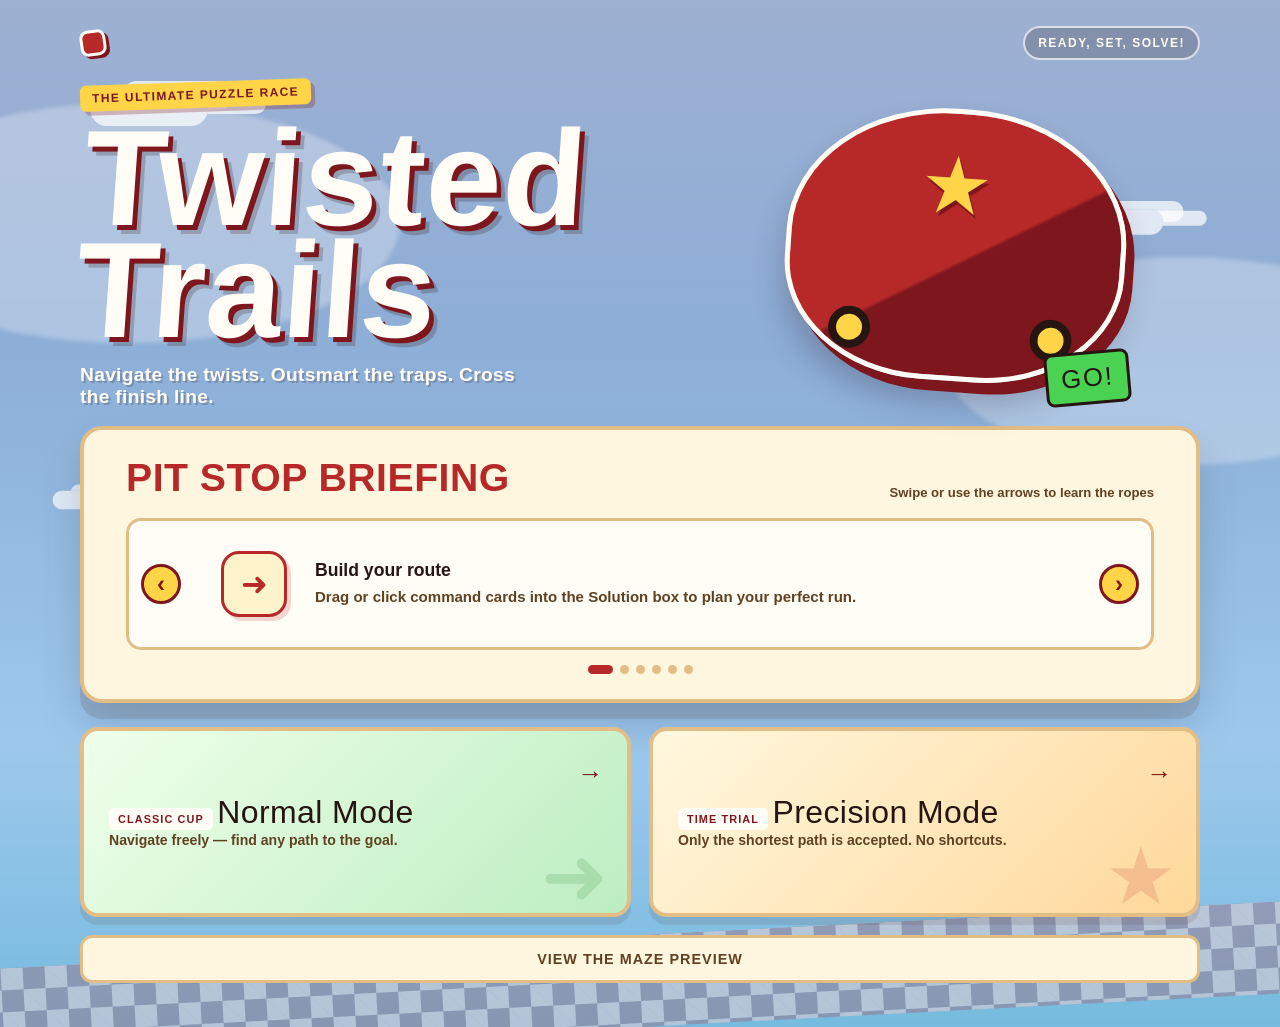
<file: index.html>
<!DOCTYPE html>
<html lang="en">
<head>
  <meta charset="utf-8" />
  <meta name="viewport" content="width=device-width, initial-scale=1" />
  <title>Twisted Trails — Maze Kart</title>
  <meta name="description" content="Choose your race and conquer the Twisted Trails maze." />
  <style>
    :root {
      --sky: #7e97c4;
      --sky-bright: #9dc8ec;
      --red: #b72828;
      --red-dark: #7e171d;
      --green: #4ad253;
      --green-dark: #267a2d;
      --yellow: #ffd447;
      --cream: #fff6e0;
      --cream-light: #fffdf6;
      --ink: #271512;
      --muted: #604121;
      --border: #e2bd85;
      --shadow: 0 16px 0 rgba(78, 42, 27, 0.14), 0 24px 40px rgba(48, 69, 104, 0.22);
    }

    * { box-sizing: border-box; margin: 0; padding: 0; }

    html { min-height: 100%; }

    body {
      min-height: 100vh;
      overflow-x: hidden;
      color: var(--ink);
      font-family: "Trebuchet MS", "Segoe UI", sans-serif;
      background:
        linear-gradient(180deg, rgba(255,255,255,.25), transparent 35%),
        linear-gradient(180deg, var(--sky) 0%, var(--sky-bright) 72%, #76bbdf 100%);
    }

    button { font: inherit; }

    .world {
      position: relative;
      min-height: 100vh;
      overflow: hidden;
      isolation: isolate;
    }

    .world::before,
    .world::after {
      content: "";
      position: absolute;
      z-index: -1;
      border-radius: 50%;
      background: rgba(255,255,255,.28);
      filter: blur(2px);
    }

    .world::before { width: 34rem; height: 15rem; top: 10%; left: -9rem; }
    .world::after { width: 30rem; height: 13rem; top: 25%; right: -9rem; }

    .checker-strip {
      position: absolute;
      z-index: -1;
      bottom: 0;
      left: -5%;
      width: 110%;
      height: 92px;
      transform: rotate(-3deg);
      background:
        linear-gradient(45deg, rgba(255,255,255,.55) 25%, transparent 25%, transparent 75%, rgba(255,255,255,.55) 75%),
        linear-gradient(45deg, rgba(255,255,255,.55) 25%, transparent 25%, transparent 75%, rgba(255,255,255,.55) 75%);
      background-position: 0 0, 22px 22px;
      background-size: 44px 44px;
      background-color: rgba(183,40,40,.35);
      opacity: .7;
    }

    .cloud {
      position: absolute;
      z-index: -1;
      width: 118px;
      height: 34px;
      border-radius: 30px;
      background: rgba(255,255,255,.72);
      box-shadow: 30px -14px 0 -3px rgba(255,255,255,.72), 65px -5px 0 -7px rgba(255,255,255,.72);
      animation: drift 20s linear infinite;
    }

    .cloud.one { top: 9%; left: 7%; }
    .cloud.two { top: 20%; right: 8%; transform: scale(.75); animation-delay: -8s; }
    .cloud.three { top: 47%; left: 2%; transform: scale(.55); animation-delay: -13s; }

    @keyframes drift {
      from { translate: -20px; }
      to { translate: 35px; }
    }

    .shell {
      width: min(1120px, calc(100% - 32px));
      margin: 0 auto;
      padding: 26px 0 44px;
    }

    .topbar {
      display: flex;
      align-items: center;
      justify-content: space-between;
      margin-bottom: 22px;
      color: var(--cream-light);
      text-transform: uppercase;
      letter-spacing: 1.5px;
      font-size: 12px;
      font-weight: 900;
    }

    .brand-mark { display: flex; align-items: center; gap: 10px; }

    .brand-dot {
      width: 26px;
      height: 26px;
      border: 3px solid var(--cream-light);
      border-radius: 8px;
      background: var(--red);
      box-shadow: 3px 3px 0 var(--red-dark);
      transform: rotate(-8deg);
    }

    .top-chip {
      padding: 8px 13px;
      border: 2px solid rgba(255,255,255,.7);
      border-radius: 99px;
      background: rgba(39,21,18,.2);
    }

    .hero {
      display: grid;
      grid-template-columns: 1.1fr .9fr;
      align-items: center;
      gap: 36px;
      min-height: 245px;
      margin-bottom: 18px;
    }

    .eyebrow {
      display: inline-block;
      padding: 6px 12px;
      border-radius: 6px;
      background: var(--yellow);
      color: var(--red-dark);
      font-size: 12px;
      font-weight: 900;
      letter-spacing: 1.4px;
      text-transform: uppercase;
      box-shadow: 4px 4px 0 rgba(126,23,29,.28);
      transform: rotate(-2deg);
    }

    h1 {
      margin-top: 15px;
      color: var(--cream-light);
      font-family: Impact, Haettenschweiler, "Arial Narrow Bold", sans-serif;
      font-size: clamp(4rem, 11vw, 8.5rem);
      font-weight: 900;
      letter-spacing: 1px;
      line-height: .82;
      text-shadow: 5px 5px 0 var(--red-dark), 9px 9px 0 rgba(39,21,18,.22);
      transform: skew(-4deg);
    }

    .tagline {
      max-width: 470px;
      margin-top: 18px;
      color: var(--cream-light);
      font-size: clamp(1rem, 2vw, 1.2rem);
      font-weight: 800;
      letter-spacing: .3px;
      text-shadow: 2px 2px 0 rgba(39,21,18,.22);
    }

    .kart-badge {
      position: relative;
      justify-self: center;
      width: min(100%, 340px);
      aspect-ratio: 1.25;
      border: 5px solid var(--cream-light);
      border-radius: 48% 48% 42% 42%;
      background: linear-gradient(150deg, var(--red) 0 54%, var(--red-dark) 55%);
      box-shadow: 9px 11px 0 var(--red-dark), 0 22px 30px rgba(52,38,61,.28);
      transform: rotate(4deg);
    }

    .kart-badge::before {
      content: "★";
      position: absolute;
      top: 10%;
      left: 38%;
      color: var(--yellow);
      font-size: clamp(3rem, 8vw, 5rem);
      text-shadow: 3px 3px 0 var(--red-dark);
    }

    .kart-badge::after {
      content: "GO!";
      position: absolute;
      right: -18px;
      bottom: -19px;
      padding: 9px 13px;
      border: 3px solid var(--ink);
      border-radius: 8px;
      background: var(--green);
      color: var(--ink);
      font-family: Impact, sans-serif;
      font-size: 1.6rem;
      letter-spacing: 2px;
      transform: rotate(-9deg);
    }

    .wheel {
      position: absolute;
      bottom: 8%;
      width: 42px;
      height: 42px;
      border: 8px solid var(--ink);
      border-radius: 50%;
      background: var(--yellow);
    }

    .wheel.left { left: 13%; }
    .wheel.right { right: 13%; }

    .panel {
      border: 4px solid var(--border);
      border-radius: 22px;
      background: var(--cream);
      box-shadow: var(--shadow);
    }

    .instructions {
      padding: 26px clamp(18px, 4vw, 42px) 25px;
    }

    .section-heading {
      display: flex;
      align-items: end;
      justify-content: space-between;
      gap: 18px;
      margin-bottom: 18px;
    }

    .section-heading h2 {
      color: var(--red);
      font-family: Impact, Haettenschweiler, sans-serif;
      font-size: clamp(1.7rem, 4vw, 2.45rem);
      letter-spacing: .5px;
      text-transform: uppercase;
    }

    .section-heading p {
      color: var(--muted);
      font-size: .82rem;
      font-weight: 800;
      text-align: right;
    }

    .slider-window {
      position: relative;
      overflow: hidden;
      border: 3px solid var(--border);
      border-radius: 15px;
      background: var(--cream-light);
      touch-action: pan-y;
    }

    .slides {
      display: flex;
      transition: transform .38s cubic-bezier(.22,.8,.25,1);
      will-change: transform;
    }

    .slide {
      display: grid;
      grid-template-columns: 74px 1fr;
      align-items: center;
      flex: 0 0 100%;
      min-height: 126px;
      gap: 20px;
      padding: 22px clamp(55px, 8vw, 92px);
    }

    .slide-icon {
      display: grid;
      place-items: center;
      width: 66px;
      height: 66px;
      border: 3px solid currentColor;
      border-radius: 18px;
      background: #fff3cc;
      color: var(--red);
      font-size: 2rem;
      box-shadow: 4px 4px 0 rgba(183,40,40,.18);
    }

    .slide h3 {
      margin-bottom: 5px;
      color: var(--ink);
      font-size: 1.1rem;
      font-weight: 900;
    }

    .slide p {
      color: var(--muted);
      font-size: .94rem;
      font-weight: 700;
      line-height: 1.45;
    }

    .slider-btn {
      position: absolute;
      z-index: 1;
      top: 50%;
      display: grid;
      place-items: center;
      width: 40px;
      height: 40px;
      border: 3px solid var(--red-dark);
      border-radius: 50%;
      background: var(--yellow);
      color: var(--red-dark);
      cursor: pointer;
      font-size: 1.5rem;
      font-weight: 900;
      line-height: 1;
      transform: translateY(-50%);
      transition: transform .18s ease, background .18s ease;
    }

    .slider-btn:hover,
    .slider-btn:focus-visible { background: #ffe486; transform: translateY(-50%) scale(1.08); }
    .slider-btn:focus-visible, .mode-card:focus-visible, .preview-btn:focus-visible { outline: 3px solid var(--green-dark); outline-offset: 3px; }
    .slider-btn.prev { left: 12px; }
    .slider-btn.next { right: 12px; }

    .slider-footer {
      display: flex;
      align-items: center;
      justify-content: center;
      gap: 7px;
      margin-top: 15px;
    }

    .dot {
      width: 9px;
      height: 9px;
      border: 0;
      border-radius: 50%;
      background: var(--border);
      cursor: pointer;
    }

    .dot.active { width: 25px; border-radius: 99px; background: var(--red); }

    .play-area {
      display: grid;
      grid-template-columns: 1fr 1fr;
      gap: 18px;
      margin-top: 24px;
    }

    .mode-card {
      position: relative;
      min-height: 190px;
      padding: 26px 25px;
      border: 4px solid var(--border);
      border-radius: 18px;
      color: var(--ink);
      text-align: left;
      cursor: pointer;
      overflow: hidden;
      box-shadow: 0 8px 0 rgba(78,42,27,.12);
      transition: transform .2s ease, box-shadow .2s ease, border-color .2s ease;
    }

    .mode-card::after {
      position: absolute;
      right: 19px;
      bottom: -10px;
      font-family: Impact, sans-serif;
      font-size: 5rem;
      opacity: .16;
    }

    .mode-card.normal { background: linear-gradient(135deg, #efffea, #bceec1); }
    .mode-card.precision { background: linear-gradient(135deg, #fff8df, #ffd89a); }
    .mode-card.normal::after { content: "➜"; color: var(--green-dark); }
    .mode-card.precision::after { content: "★"; color: var(--red); }
    .mode-card:hover { border-color: var(--red); transform: translateY(-5px); box-shadow: 0 13px 0 rgba(78,42,27,.13); }
    .mode-card:active { transform: translateY(-1px); }

    .mode-badge {
      display: inline-block;
      padding: 5px 9px;
      border-radius: 5px;
      background: var(--cream-light);
      color: var(--red-dark);
      font-size: .68rem;
      font-weight: 900;
      letter-spacing: 1.1px;
      text-transform: uppercase;
    }

    .mode-title {
      margin: 14px 0 6px;
      font-family: Impact, Haettenschweiler, sans-serif;
      font-size: clamp(1.55rem, 3vw, 2rem);
      letter-spacing: .4px;
    }

    .mode-desc { max-width: 270px; color: var(--muted); font-size: .88rem; font-weight: 700; line-height: 1.4; }
    .mode-arrow { position: absolute; right: 24px; top: 28px; color: var(--red-dark); font-size: 1.6rem; font-weight: 900; }

    .preview-btn {
      display: block;
      width: 100%;
      margin-top: 18px;
      padding: 13px;
      border: 3px solid var(--border);
      border-radius: 12px;
      background: var(--cream);
      color: var(--muted);
      cursor: pointer;
      font-size: .9rem;
      font-weight: 900;
      text-transform: uppercase;
      letter-spacing: 1px;
      transition: background .2s ease, border-color .2s ease;
    }

    .preview-btn:hover { border-color: var(--red); background: var(--cream-light); }

    .preview-overlay {
      position: fixed;
      inset: 0;
      z-index: 10;
      display: none;
      align-items: center;
      justify-content: center;
      padding: 20px;
      background: rgba(39,21,18,.6);
    }

    .preview-overlay.visible { display: flex; }

    .preview-modal {
      position: relative;
      width: min(680px, 100%);
      padding: 14px;
      border: 4px solid var(--border);
      border-radius: 18px;
      background: var(--cream);
      box-shadow: var(--shadow);
    }

    .preview-modal img { display: block; width: 100%; border: 3px solid var(--border); border-radius: 10px; }

    .preview-close {
      position: absolute;
      z-index: 1;
      top: -15px;
      right: -15px;
      width: 34px;
      height: 34px;
      border: 3px solid var(--red-dark);
      border-radius: 50%;
      background: var(--yellow);
      color: var(--red-dark);
      cursor: pointer;
      font-weight: 900;
    }

    @media (max-width: 700px) {
      .shell { width: min(100% - 22px, 560px); padding-top: 17px; }
      .topbar { margin-bottom: 12px; }
      .hero { grid-template-columns: 1fr; gap: 25px; min-height: auto; text-align: center; }
      .tagline { margin-inline: auto; }
      .kart-badge { width: min(62vw, 260px); }
      .section-heading { align-items: start; flex-direction: column; gap: 5px; }
      .section-heading p { text-align: left; }
      .slide { grid-template-columns: 54px 1fr; gap: 14px; min-height: 155px; padding: 20px 52px; }
      .slide-icon { width: 52px; height: 52px; font-size: 1.5rem; border-radius: 14px; }
      .play-area { grid-template-columns: 1fr; }
      .mode-card { min-height: 155px; }
    }

    @media (max-width: 390px) {
      .top-chip { display: none; }
      h1 { font-size: 3.8rem; }
      .instructions { padding-inline: 12px; }
      .slide { padding-inline: 45px; }
      .slider-btn.prev { left: 6px; }
      .slider-btn.next { right: 6px; }
    }

    @media (prefers-reduced-motion: reduce) {
      *, *::before, *::after { animation-duration: .01ms !important; transition-duration: .01ms !important; }
    }
  </style>
</head>

<body>
  <div class="world">
    <div class="cloud one" aria-hidden="true"></div>
    <div class="cloud two" aria-hidden="true"></div>
    <div class="cloud three" aria-hidden="true"></div>
    <div class="checker-strip" aria-hidden="true"></div>

    <main class="shell">
      <header class="topbar">
        <div class="brand-mark"><span class="brand-dot" aria-hidden="true"></span></div>
        <span class="top-chip">Ready, set, solve!</span>
      </header>

      <section class="hero" aria-labelledby="page-title">
        <div>
          <span class="eyebrow">The ultimate puzzle race</span>
          <h1 id="page-title">Twisted<br />Trails</h1>
          <p class="tagline">Navigate the twists. Outsmart the traps. Cross the finish line.</p>
        </div>
        <div class="kart-badge" aria-hidden="true">
          <span class="wheel left"></span>
          <span class="wheel right"></span>
        </div>
      </section>

      <section class="panel instructions" aria-labelledby="instructions-title">
        <div class="section-heading">
          <h2 id="instructions-title">Pit stop briefing</h2>
          <p>Swipe or use the arrows to learn the ropes</p>
        </div>

        <div class="slider-window" id="sliderWindow">
          <div class="slides" id="slides">
            <article class="slide">
              <div class="slide-icon" aria-hidden="true">➜</div>
              <div><h3>Build your route</h3><p>Drag or click command cards into the Solution box to plan your perfect run.</p></div>
            </article>
            <article class="slide">
              <div class="slide-icon" aria-hidden="true">▶</div>
              <div><h3>Choose your moves</h3><p>Use Move, Turn Left, and Turn Right to guide your racer through the maze.</p></div>
            </article>
            <article class="slide">
              <div class="slide-icon" aria-hidden="true">⏱</div>
              <div><h3>Race the clock</h3><p>Every level has a time limit, so think ahead and keep your momentum.</p></div>
            </article>
            <article class="slide">
              <div class="slide-icon" aria-hidden="true">✕</div>
              <div><h3>Dodge the walls</h3><p>A crash costs a chance. Lose all three and your race is over.</p></div>
            </article>
            <article class="slide">
              <div class="slide-icon" aria-hidden="true">★</div>
              <div><h3>Find the trophy</h3><p>Reach the trophy at the finish to complete the level and earn points.</p></div>
            </article>
            <article class="slide">
              <div class="slide-icon" aria-hidden="true">👁</div>
              <div><h3>Scout the track</h3><p>Open the maze preview before racing to study the layout and spot your route.</p></div>
            </article>
          </div>
          <button type="button" class="slider-btn prev" id="prevSlide" aria-label="Previous instruction">‹</button>
          <button type="button" class="slider-btn next" id="nextSlide" aria-label="Next instruction">›</button>
        </div>
        <div class="slider-footer" id="sliderDots" aria-label="Instruction slides"></div>
      </section>

      <section class="play-area" aria-label="Choose a game mode">
        <button type="button" class="mode-card normal" id="normalBtn">
          <span class="mode-badge">Classic cup</span>
          <span class="mode-title">Normal Mode</span><br>
          <span class="mode-desc">Navigate freely — find any path to the goal.</span>
          <span class="mode-arrow" aria-hidden="true">→</span>
        </button>
        <button type="button" class="mode-card precision" id="precisionBtn">
          <span class="mode-badge">Time trial</span>
          <span class="mode-title">Precision Mode</span><br>
          <span class="mode-desc">Only the shortest path is accepted. No shortcuts.</span>
          <span class="mode-arrow" aria-hidden="true">→</span>
        </button>
      </section>

      <button type="button" class="preview-btn" id="previewBtn">View the maze preview</button>
    </main>
  </div>

  <div class="preview-overlay" id="previewOverlay" role="dialog" aria-modal="true" aria-label="Maze preview">
    <div class="preview-modal">
      <button type="button" class="preview-close" id="previewClose" aria-label="Close preview">✕</button>
      <img src="photos/maze_preview.png" alt="Maze game preview showing the puzzle grid layout" width="600" height="400" />
    </div>
  </div>

  <script>
    document.getElementById("normalBtn").addEventListener("click", () => {
      window.location.href = "game_M.html";
    });

    document.getElementById("precisionBtn").addEventListener("click", () => {
      window.location.href = "game.html";
    });

    const slides = document.getElementById("slides");
    const sliderWindow = document.getElementById("sliderWindow");
    const dots = document.getElementById("sliderDots");
    const slideCount = slides.children.length;
    let currentSlide = 0;
    let touchStartX = 0;

    for (let index = 0; index < slideCount; index += 1) {
      const dot = document.createElement("button");
      dot.type = "button";
      dot.className = "dot";
      dot.setAttribute("aria-label", `Show instruction ${index + 1}`);
      dot.addEventListener("click", () => showSlide(index));
      dots.appendChild(dot);
    }

    function showSlide(index) {
      currentSlide = (index + slideCount) % slideCount;
      slides.style.transform = `translateX(-${currentSlide * 100}%)`;
      Array.from(dots.children).forEach((dot, dotIndex) => {
        dot.classList.toggle("active", dotIndex === currentSlide);
        dot.setAttribute("aria-current", dotIndex === currentSlide ? "true" : "false");
      });
    }

    document.getElementById("prevSlide").addEventListener("click", () => showSlide(currentSlide - 1));
    document.getElementById("nextSlide").addEventListener("click", () => showSlide(currentSlide + 1));
    sliderWindow.addEventListener("touchstart", (event) => {
      touchStartX = event.changedTouches[0].screenX;
    }, { passive: true });
    sliderWindow.addEventListener("touchend", (event) => {
      const distance = event.changedTouches[0].screenX - touchStartX;
      if (Math.abs(distance) > 45) showSlide(currentSlide + (distance < 0 ? 1 : -1));
    }, { passive: true });
    showSlide(0);

    const overlay = document.getElementById("previewOverlay");
    document.getElementById("previewBtn").addEventListener("click", () => overlay.classList.add("visible"));
    document.getElementById("previewClose").addEventListener("click", () => overlay.classList.remove("visible"));
    overlay.addEventListener("click", (event) => {
      if (event.target === overlay) overlay.classList.remove("visible");
    });
    document.addEventListener("keydown", (event) => {
      if (event.key === "Escape") overlay.classList.remove("visible");
      if (event.key === "ArrowLeft") showSlide(currentSlide - 1);
      if (event.key === "ArrowRight") showSlide(currentSlide + 1);
    });
  </script>
</body>
</html>
</file>
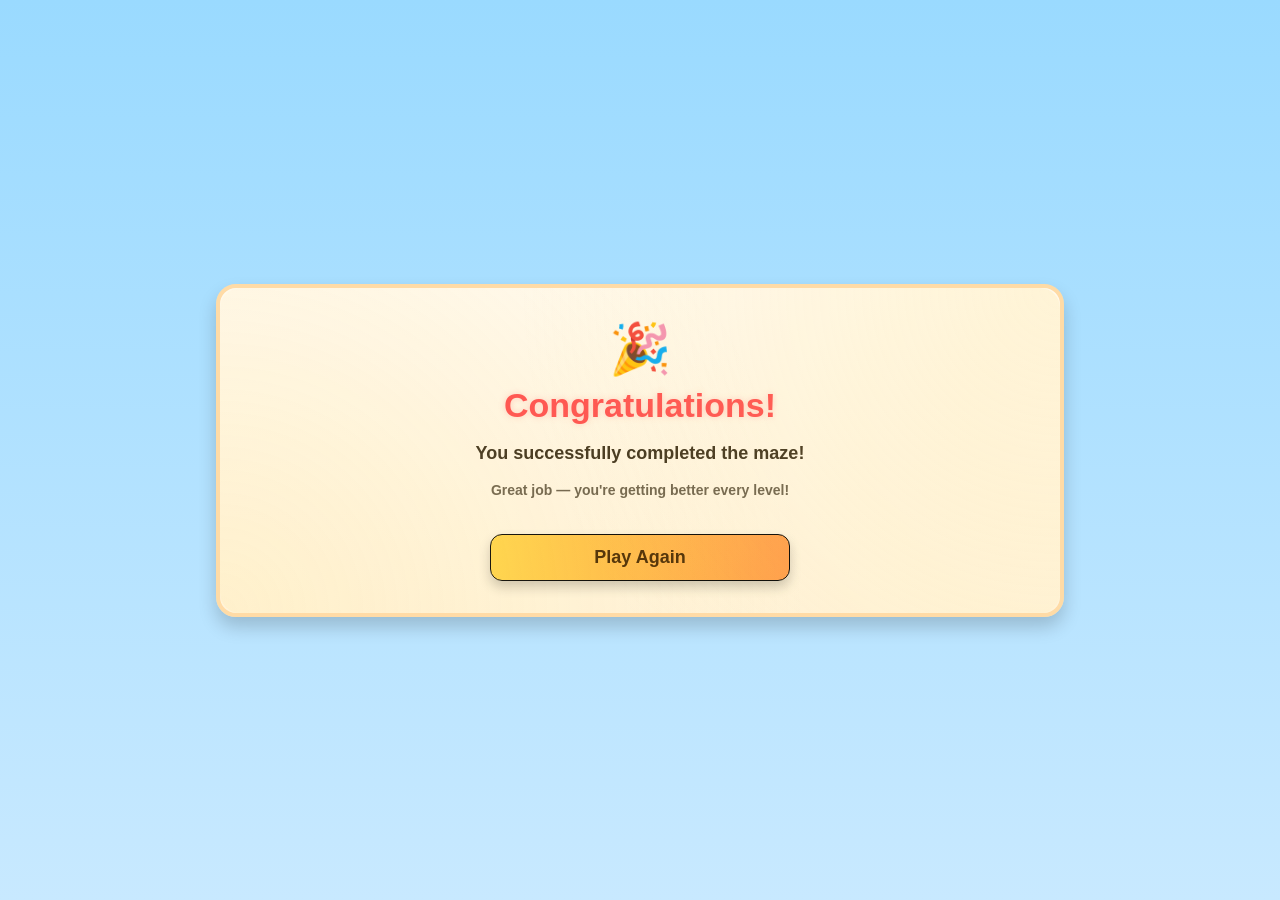
<file: congrats_M.html>
<!DOCTYPE html>
<html lang="en">
<head>
<meta charset="UTF-8">
<meta name="viewport" content="width=device-width, initial-scale=1.0">
<title>Congratulations!</title>

<style>
:root{
  --sky-blue:#9adaff;
  --sky-light:#c8e9ff;
  --mario-red:#ff4d4d;
  --panel-light:#fff8e8;
  --panel-border:#ffdba6;
  --text-dark:#3c2f19;
}

html,body{
  margin:0;
  height:100vh;
  width:100vw;
  overflow:hidden;
  font-family:Arial, Helvetica, sans-serif;
  background:linear-gradient(180deg,var(--sky-blue),var(--sky-light));
  display:flex;
  justify-content:center;
  align-items:center;
}

.box{
  width:88%;
  max-width:780px;
  background:linear-gradient(180deg,#fff9ec,#fff3d9);
  border:4px solid var(--panel-border);
  border-radius:20px;
  padding:32px 30px;
  box-shadow:0 10px 18px rgba(0,0,0,0.18);
  text-align:center;
  animation:popIn 0.55s ease-out;
  position:relative;
}

.box::after{
  content:"";
  position:absolute;
  inset:0;
  border-radius:20px;
  background:radial-gradient(circle at top right, rgba(255,230,150,0.25), transparent 60%),
             radial-gradient(circle at bottom left, rgba(255,230,150,0.2), transparent 65%);
  pointer-events:none;
}

.emoji{
  font-size:50px;
  margin-bottom:8px;
  animation:pulse 1.4s infinite ease-in-out;
}

h1{
  font-size:34px;
  margin:0 0 10px 0;
  font-weight:900;
  color:var(--mario-red);
  text-shadow:0 0 6px rgba(255,120,120,0.35);
}

p{
  font-size:18px;
  color:var(--text-dark);
  font-weight:600;
}

.small{
  margin-top:6px;
  font-size:14px;
  opacity:0.75;
}

button{
  width:100%;
  max-width:300px;
  padding:12px;
  margin-top:22px;
  font-size:18px;
  font-weight:900;
  background:linear-gradient(90deg,#ffd447,#ff9c48);
  border:1px solid #000;
  border-radius:12px;
  cursor:pointer;
  color:#4a2a00;
  box-shadow:0 6px 12px rgba(0,0,0,0.2);
  transition:0.25s;
}

button:hover{
  transform:scale(1.06);
}

@keyframes popIn {
  from{ opacity:0; transform:scale(0.85); }
  to{ opacity:1; transform:scale(1); }
}

@keyframes pulse {
  0%{ transform:scale(1); opacity:1; }
  50%{ transform:scale(1.08); opacity:0.9; }
  100%{ transform:scale(1); opacity:1; }
}
</style>

</head>
<body>

<div class="box">
  <div class="emoji">🎉</div>
  <h1>Congratulations!</h1>
  <p>You successfully completed the maze!</p>
  <p class="small">Great job — you're getting better every level!</p>

  <button onclick="location.href='index.html'">Play Again</button>
</div>
<audio id="winSound" src="audio/game_win.wav"></audio>

<script>
  window.onload = () => {
    const s = document.getElementById("winSound");
    s.volume = 1.0;
    s.play().catch(()=>{});
  };
</script>
</body>
</html>
</file>
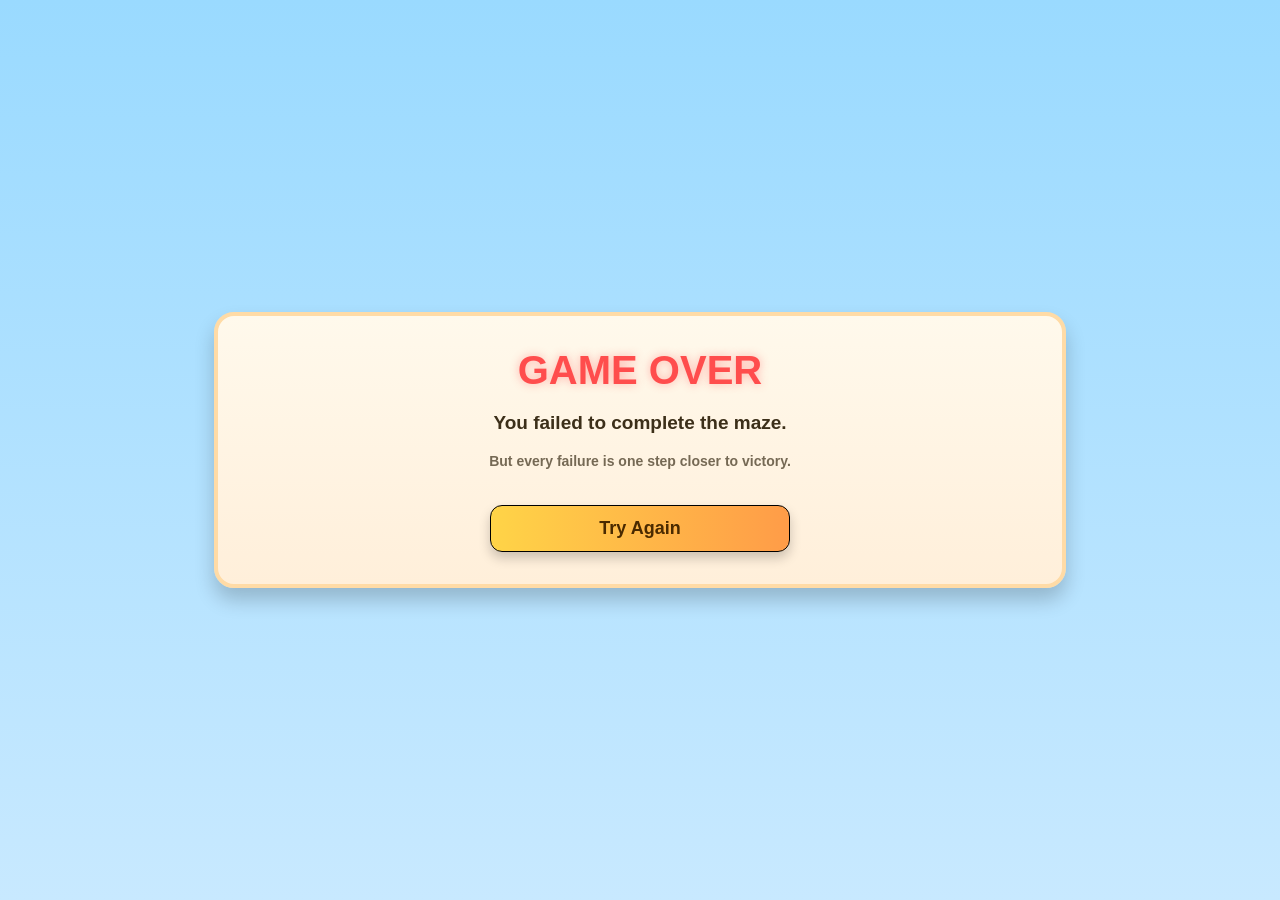
<file: failed_M.html>
<!DOCTYPE html>
<html lang="en">
<head>
    <meta charset="UTF-8">
    <meta name="viewport" content="width=device-width, initial-scale=1.0">
    <title>Failed</title>

<style>
:root{
  --sky-blue:#9adaff;
  --sky-light:#c8e9ff;
  --mario-red:#ff4d4d;
  --panel-light:#fff8e8;
  --panel-border:#ffdba6;
  --text-dark:#3c2f19;
}

html,body{
  margin:0;
  height:100vh;
  width:100vw;
  overflow:hidden;
  font-family:Arial, Helvetica, sans-serif;
  background:linear-gradient(180deg,var(--sky-blue),var(--sky-light));
  display:flex;
  justify-content:center;
  align-items:center;
}

.box{
  width:88%;
  max-width:780px;
  background:linear-gradient(180deg, #fff9ec, #ffefda);
  border:4px solid var(--panel-border);
  border-radius:20px;
  padding:32px 32px;
  box-shadow:0 12px 20px rgba(0,0,0,0.20);
  text-align:center;
  animation:popIn 0.55s ease-out;
}

h1{
  font-size:40px;
  margin:0 0 10px 0;
  font-weight:900;
  color:var(--mario-red);
  text-shadow:0 0 10px rgba(255,90,90,0.45);
  animation:softShake 0.45s ease-in-out;
}

p{
  font-size:19px;
  color:var(--text-dark);
  font-weight:600;
}

.small{
  margin-top:6px;
  font-size:14px;
  opacity:0.7;
  color:var(--text-dark);
}

button{
  width:100%;
  max-width:300px;
  padding:12px;
  margin-top:22px;
  font-size:18px;
  font-weight:900;
  background:linear-gradient(90deg,#ffd447,#ff9c48);
  border:1px solid #000;
  border-radius:12px;
  cursor:pointer;
  color:#4a2a00;
  box-shadow:0 6px 12px rgba(0,0,0,0.2);
  transition:0.25s;
}

button:hover{
  transform:scale(1.06);
}

@keyframes popIn {
  from{ opacity:0; transform:scale(0.85); }
  to{ opacity:1; transform:scale(1); }
}

@keyframes softShake {
  0%{ transform:translateX(0); }
  25%{ transform:translateX(-3px); }
  50%{ transform:translateX(3px); }
  75%{ transform:translateX(-2px); }
  100%{ transform:translateX(0); }
}
</style>

</head>
<body>

<div class="box">
    <h1>GAME OVER</h1>
    <p>You failed to complete the maze.</p>
    <p class="small">But every failure is one step closer to victory.</p>
    <button onclick="location.href='index.html'">Try Again</button>
</div>

<audio id="gameOver" src="audio/game_over.wav"></audio>

<script>
  window.onload = () => {
    const s = document.getElementById("gameOver");
    s.volume = 1.0;
    s.play().catch(()=>{});
  };
</script>
</body>
</html>
</file>
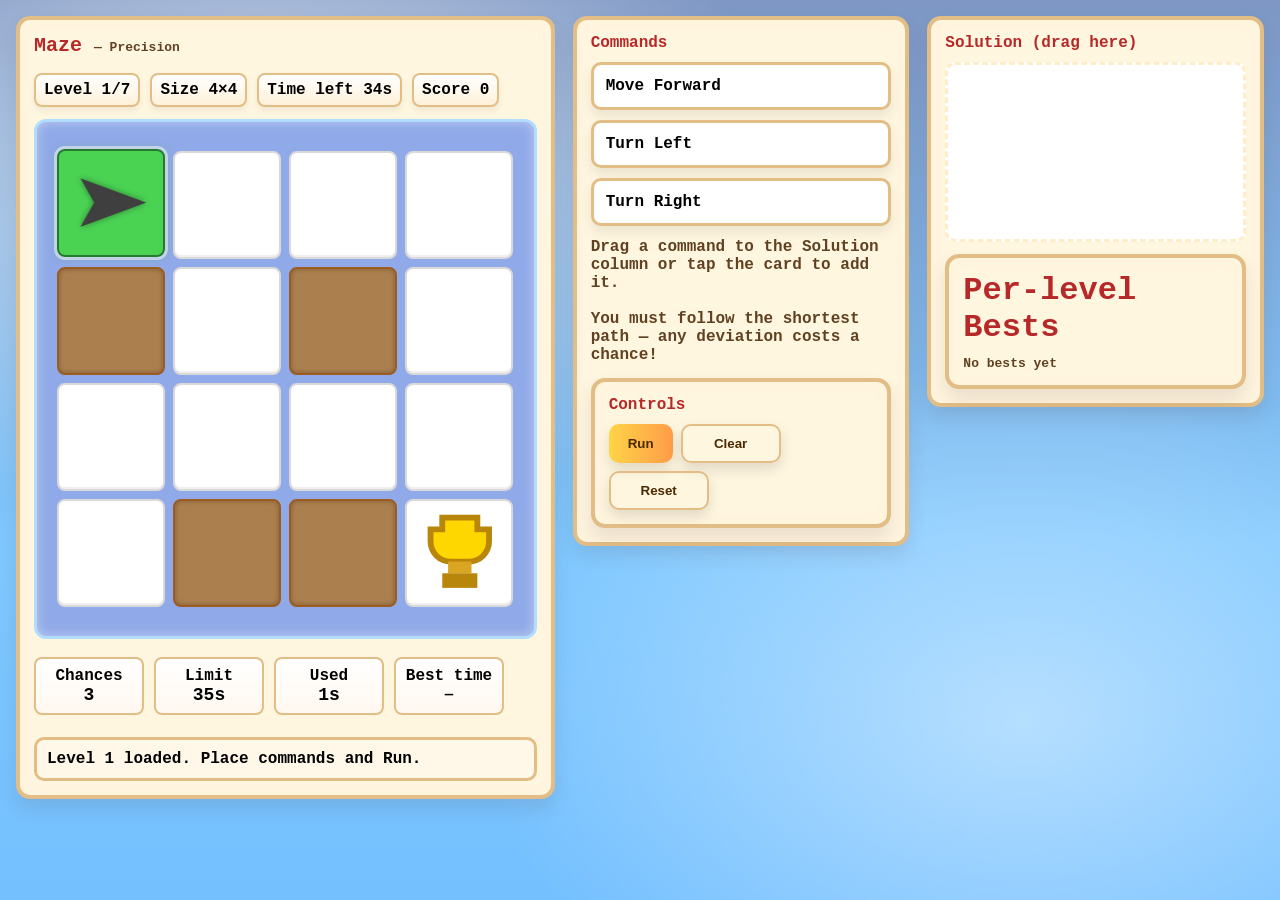
<file: game.html>
<!doctype html>
<html lang="en">
<head>
  <meta charset="utf-8" />
  <meta name="viewport" content="width=device-width,initial-scale=1" />
  <title>Twisted Trails — Precision Mode</title>
  <meta name="description" content="Play Twisted Trails in Precision Mode — only the shortest path is accepted. Follow the exact route or lose a chance!" />
  <link rel="stylesheet" href="css/game.css" />
</head>
<body>

<div class="container">
  <!-- Maze Column -->
  <div class="maze-col panel">
    <div class="title">Maze <span style="font-size:13px;color:var(--muted);font-weight:700;">— Precision</span></div>
    <div class="meta-row">
      <div class="badge">Level <span id="levelNumber">1</span>/7</div>
      <div class="badge">Size <span id="levelSize">3×3</span></div>
      <div class="badge">Time left <span id="timeLeft">--</span></div>
      <div class="badge">Score <span id="totalScore">0</span></div>
    </div>

    <div class="frame">
      <div id="grid"></div>
    </div>

    <div class="hud">
      <div class="small-panel">Chances<br><span id="chances" style="font-size:18px">3</span></div>
      <div class="small-panel">Limit<br><span id="levelLimit" style="font-size:18px">--</span></div>
      <div class="small-panel">Used<br><span id="levelUsed" style="font-size:18px">0s</span></div>
      <div class="small-panel">Best time<br><span id="bestTime" style="font-size:14px">—</span></div>
    </div>

    <div class="log" id="log" style="margin-top:10px">Welcome — place commands and press Run.</div>
  </div>

  <!-- Commands Column -->
  <div class="panel">
    <div class="heading">Commands</div>
    <div id="commandsWrap" class="commands-list">
      <div class="card" draggable="true" data-cmd="move">Move Forward</div>
      <div class="card" draggable="true" data-cmd="left">Turn Left</div>
      <div class="card" draggable="true" data-cmd="right">Turn Right</div>
    </div>

    <div style="margin-top:12px; font-size:medium;" class="small">
      Drag a command to the Solution column or tap the card to add it.<br/><br/>
      You must follow the <strong>shortest path</strong> — any deviation costs a chance!
    </div>

    <div style="margin-top:14px" class="panel" aria-hidden="true">
      <div class="heading">Controls</div>
      <div class="exec-row">
        <button id="runBtn" class="btn">Run</button>
        <button id="clearBtn" class="btn secondary">Clear</button>
        <button id="resetBtn" class="btn secondary">Reset</button>
        <button id="nextBtn" class="btn secondary" style="display:none">Next Level</button>
      </div>
    </div>
  </div>

  <!-- Solution Column -->
  <div class="panel">
    <div class="heading">Solution (drag here)</div>
    <div id="solution" class="solution-board"></div>
    <div class="small" style="margin-top:10px; font-size:medium;"></div>

    <div style="margin-top:12px; font-size:xx-large;" class="panel">
      <div class="heading">Per-level Bests</div>
      <div id="bestsBox" class="small">No data yet</div>
    </div>
  </div>
</div>

<!-- Modal -->
<div id="modal">
  <div class="modal-box">
    <h3 id="modalTitle">Title</h3>
    <div id="modalMsg" style="margin-top:8px"></div>
    <div style="text-align:right;margin-top:12px">
      <button id="modalOk" class="btn">OK</button>
    </div>
  </div>
</div>

<!-- Audio -->
<audio id="beepSound" src="audio/beep.wav" preload="auto"></audio>
<audio id="errorSound" src="audio/error.mp3" preload="auto"></audio>
<audio id="levelUpSound" src="audio/levelup.mp3" preload="auto"></audio>
<audio id="failSound" src="audio/fail.mp3" preload="auto"></audio>

<!-- Shared Engine -->
<script src="js/engine.js"></script>

<script>
/* ============================================================
   PRECISION MODE — Level Data & Mode-Specific Logic
   ============================================================
   Tile values:
     0 = open (NOT on shortest path)
     1 = wall
     2 = start
     3 = goal
     6 = shortest-path tile (allowed path)
   ============================================================ */

const LEVELS = [
  { size:{rows:4, cols:4}, timeLimit:35, grid:[
    [2,6,6,6],
    [1,0,1,6],
    [0,0,0,6],
    [0,1,1,3]
  ]},
  { size:{rows:5, cols:5}, timeLimit:40, grid:[
    [2,6,6,6,1],
    [0,0,1,6,0],
    [0,0,0,6,1],
    [0,1,0,6,6],
    [0,0,0,1,3]
  ]},
  { size:{rows:6, cols:6}, timeLimit:45, grid:[
    [3,0,0,0,1,0],
    [6,1,1,0,0,0],
    [6,6,6,1,1,0],
    [0,1,6,0,0,0],
    [0,1,6,1,0,1],
    [1,0,6,6,6,2]
  ]},
  { size:{rows:7, cols:7}, timeLimit:50, grid:[
    [2,6,1,0,0,0,0],
    [1,6,1,0,1,1,0],
    [0,6,6,6,6,6,6],
    [1,0,1,0,1,0,6],
    [0,0,0,0,1,0,6],
    [0,1,1,0,0,0,6],
    [0,0,0,0,1,1,3]
  ]},
  { size:{rows:8, cols:10}, timeLimit:55, grid:[
    [2,6,1,0,0,0,1,0,0,0],
    [1,6,1,0,1,0,1,0,1,0],
    [1,6,6,6,1,0,0,0,1,0],
    [1,1,1,6,0,0,1,0,0,0],
    [0,0,0,6,1,1,1,1,1,0],
    [1,1,0,6,6,6,6,6,6,6],
    [0,0,0,1,1,1,0,1,0,6],
    [1,1,0,0,0,0,0,0,0,3]
  ]},
  { size:{rows:9, cols:9}, timeLimit:60, grid:[
    [3,6,1,0,0,0,0,1,1],
    [1,6,1,0,1,1,0,1,0],
    [1,6,0,0,0,1,0,0,0],
    [1,6,1,1,0,1,0,1,0],
    [0,6,6,1,0,0,0,1,0],
    [0,1,6,1,1,1,0,1,0],
    [0,1,6,6,6,6,6,6,6],
    [0,1,1,1,1,1,1,1,6],
    [0,0,0,0,0,0,1,0,2]
  ]},
  { size:{rows:9, cols:12}, timeLimit:65, grid:[
    [2,6,6,6,6,0,0,1,0,0,0,1],
    [1,1,0,1,6,1,0,1,0,1,0,0],
    [0,0,0,0,6,1,0,0,0,1,1,0],
    [1,0,1,1,6,0,0,1,0,1,1,0],
    [1,0,0,0,6,0,1,1,0,0,1,0],
    [1,0,1,1,6,6,6,1,1,0,1,0],
    [0,0,0,0,1,0,6,1,1,0,0,0],
    [0,1,1,0,1,1,6,0,1,1,1,0],
    [0,0,0,0,0,0,6,6,6,6,6,3]
  ]}
];

/* ---- Precision Mode: check if a tile is on the allowed shortest path ---- */
function tileIsAllowed(tile) {
  return tile === 2 || tile === 3 || tile === 6;
}

/* ---- Precision Mode: solution items (click does nothing — no removal) ---- */
function createPrecisionSolItem(cmd) {
  const el = document.createElement("div");
  el.className = "sol-item";
  el.dataset.cmd = cmd;
  el.textContent = cmd === "move" ? "Move" : cmd === "left" ? "Left" : "Right";
  el.addEventListener("click", (e) => e.stopPropagation());
  return el;
}

/* ---- Precision Mode: animated execution with shortest-path validation ---- */
async function runAnimated() {
  const E = MazeEngine;
  const state = E.state;
  const refs = E.refs;

  E.stopTimer();
  if (state.isAnimating) return;

  const seqEls = Array.from(refs.solution.children);
  if (seqEls.length === 0) {
    E.writeLog("Please add commands before running.");
    return;
  }

  state.isAnimating = true;
  E.setControlsEnabled(false);

  const seq = seqEls.map(el => el.dataset.cmd);
  let px = state.player.x;
  let py = state.player.y;
  let pd = state.player.dir;
  let chances = state.chances;
  let stepsUsed = 0;
  let steppedWrong = false;

  E.writeLog("Running sequence...");

  for (let i = 0; i < seq.length; i++) {
    const cmd = seq[i];
    E.highlightSolutionAt(i);
    await E.sleep(400);

    // Stop if no chances
    if (state.chances <= 0) {
      state.isAnimating = false;
      E.setControlsEnabled(true);
      E.showModal("No Chances Left", "You lost all chances.", () => E.onLevelFailed());
      return;
    }

    if (cmd === "move") {
      let nx = px, ny = py;
      if (pd === 0) nx++;
      if (pd === 1) ny++;
      if (pd === 2) nx--;
      if (pd === 3) ny--;

      const inBounds = (nx >= 0 && ny >= 0 && nx < state.size.cols && ny < state.size.rows);
      const tile = inBounds ? state.grid[ny][nx] : 1;

      // Out of bounds
      if (!inBounds) {
        steppedWrong = true;
        E.playSound("errorSound");
        state.chances--;
        refs.chances.textContent = state.chances;
        refs.solution.innerHTML = "";
        state.isAnimating = false;
        E.setControlsEnabled(true);

        E.showModal("Out of Bounds!", "You moved outside the maze!<br>-1 Chance", () => {
          state.player.x = state.start.x;
          state.player.y = state.start.y;
          state.player.dir = 0;
          E.startTimer();
          E.renderLevel();
          if (state.chances <= 0) E.onLevelFailed();
        });
        return;
      }

      // Wall collision
      if (tile === 1) {
        E.flashWall(nx, ny);
        steppedWrong = true;
        E.playSound("errorSound");
        state.chances--;
        refs.chances.textContent = state.chances;
        refs.solution.innerHTML = "";
        state.isAnimating = false;
        E.setControlsEnabled(true);

        E.showModal("Wall Hit!", "You bumped into a wall!<br>-1 Chance", () => {
          state.player.x = state.start.x;
          state.player.y = state.start.y;
          state.player.dir = 0;
          E.startTimer();
          E.renderLevel();
          if (state.chances <= 0) E.onLevelFailed();
        });
        return;
      }

      // Tile 0 = wrong path (not on shortest path)
      if (tile === 0) {
        steppedWrong = true;
      }

      // Valid move
      px = nx;
      py = ny;
      stepsUsed++;

    } else if (cmd === "left") {
      pd = (pd + 3) % 4;
    } else if (cmd === "right") {
      pd = (pd + 1) % 4;
    }

    state.player.x = px;
    state.player.y = py;
    state.player.dir = pd;
    E.renderGrid();

    // Goal check
    if (state.grid[py][px] === 3) {
      if (steppedWrong) {
        // Reached goal but via wrong path
        E.playSound("failSound");
        state.chances--;
        refs.chances.textContent = state.chances;

        E.showModal("Wrong Path", "You did NOT follow the SHORTEST path.<br>-1 Chance", () => {
          if (state.chances <= 0) {
            E.onLevelFailed();
          } else {
            E.loadLevel(E.curLevelIndex);
          }
        });

        state.isAnimating = false;
        E.setControlsEnabled(true);
        return;
      }

      // Correct shortest path — success!
      E.highlightSolutionAt(-1);
      state.chances = chances;
      state.isAnimating = false;
      E.setControlsEnabled(true);
      E.onLevelComplete(stepsUsed);
      return;
    }
  }

  // Sequence ended without reaching goal
  E.highlightSolutionAt(-1);

  if (steppedWrong) {
    state.chances--;
    refs.chances.textContent = state.chances;

    E.showModal("Wrong Path", "You did NOT follow the required path.<br>-1 Chance", () => {
      if (state.chances <= 0) {
        E.onLevelFailed();
      } else {
        E.loadLevel(E.curLevelIndex);
      }
    });

    state.isAnimating = false;
    E.setControlsEnabled(true);
    return;
  }

  // Valid moves but didn't reach goal
  E.writeLog("Sequence ended but did NOT reach the goal.");
  state.player.x = state.start.x;
  state.player.y = state.start.y;
  state.player.dir = 0;
  refs.solution.innerHTML = "";
  E.startTimer();
  E.renderLevel();
  state.isAnimating = false;
  E.setControlsEnabled(true);
}

/* ---- Initialize ---- */
MazeEngine.init({
  levels: LEVELS,
  bestKey: "maze_bests_precision_v1",
  congratsUrl: "congrats_M.html",
  failedUrl: "failed_M.html",
  createSolItem: createPrecisionSolItem,
  runAnimated: runAnimated,
});
</script>
</body>
</html>
</file>
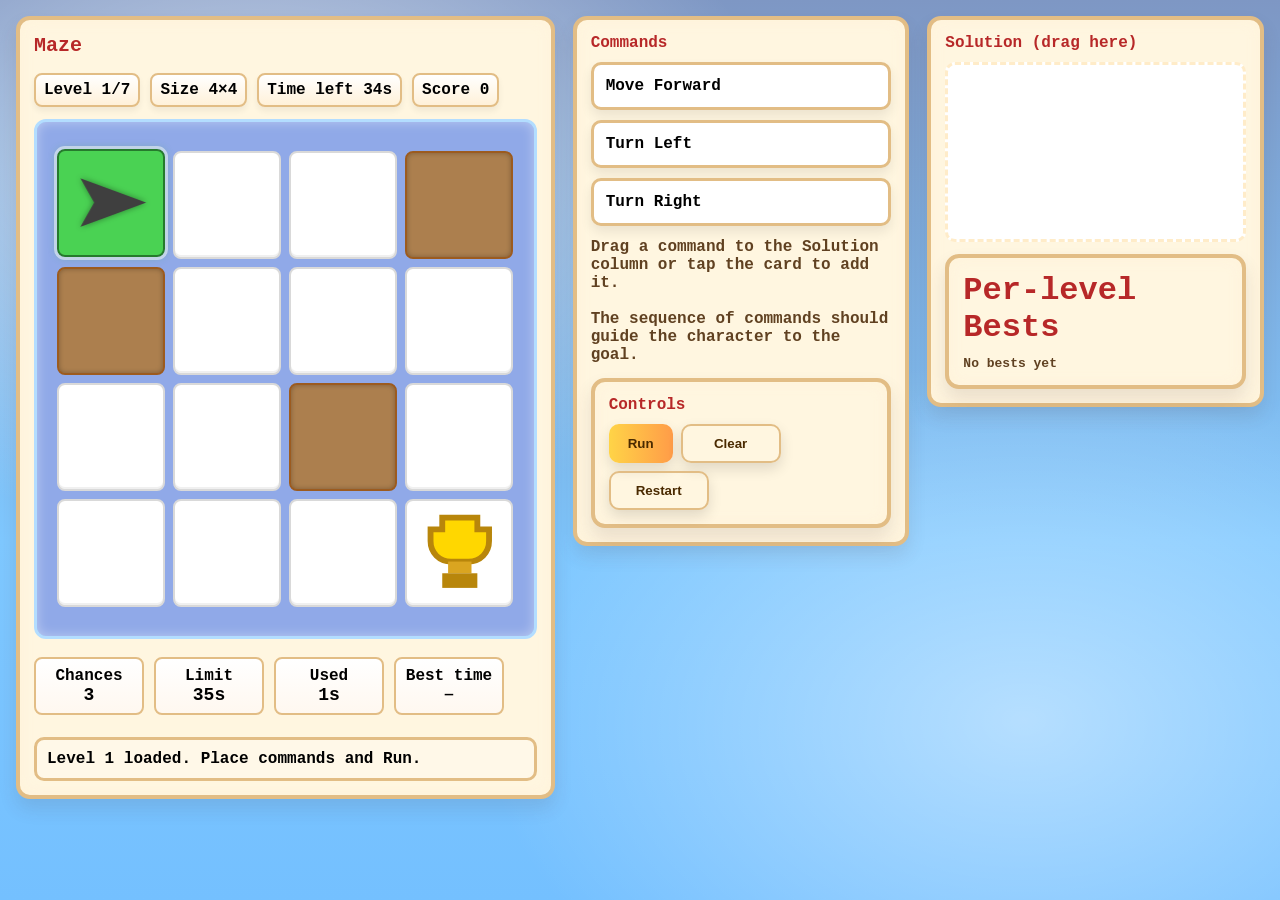
<file: game_M.html>
<!doctype html>
<html lang="en">
<head>
  <meta charset="utf-8" />
  <meta name="viewport" content="width=device-width,initial-scale=1" />
  <title>Twisted Trails — Normal Mode</title>
  <meta name="description" content="Play Twisted Trails in Normal Mode — navigate mazes freely, watch out for fake goals, and beat the clock!" />
  <link rel="stylesheet" href="css/game.css" />
</head>
<body>

<div class="container">
  <!-- Maze Column -->
  <div class="maze-col panel">
    <div class="title">Maze</div>
    <div class="meta-row">
      <div class="badge">Level <span id="levelNumber">1</span>/7</div>
      <div class="badge">Size <span id="levelSize">4×4</span></div>
      <div class="badge">Time left <span id="timeLeft">--</span></div>
      <div class="badge">Score <span id="totalScore">0</span></div>
    </div>

    <div class="frame">
      <div id="grid"></div>
    </div>

    <div class="hud">
      <div class="small-panel">Chances<br><span id="chances" style="font-size:18px">3</span></div>
      <div class="small-panel">Limit<br><span id="levelLimit" style="font-size:18px">--</span></div>
      <div class="small-panel">Used<br><span id="levelUsed" style="font-size:18px">0s</span></div>
      <div class="small-panel">Best time<br><span id="bestTime" style="font-size:14px">—</span></div>
    </div>

    <div class="log" id="log" style="margin-top:10px">Welcome — place commands and press Run.</div>
  </div>

  <!-- Commands Column -->
  <div class="panel">
    <div class="heading">Commands</div>
    <div id="commandsWrap" class="commands-list">
      <div class="card" draggable="true" data-cmd="move">Move Forward</div>
      <div class="card" draggable="true" data-cmd="left">Turn Left</div>
      <div class="card" draggable="true" data-cmd="right">Turn Right</div>
    </div>

    <div style="margin-top:12px; font-size:medium;" class="small">
      Drag a command to the Solution column or tap the card to add it.<br/><br/>
      The sequence of commands should guide the character to the goal.
    </div>

    <div style="margin-top:14px" class="panel" aria-hidden="true">
      <div class="heading">Controls</div>
      <div class="exec-row">
        <button id="runBtn" class="btn">Run</button>
        <button id="clearBtn" class="btn secondary">Clear</button>
        <button id="resetBtn" class="btn secondary">Restart</button>
        <button id="nextBtn" class="btn secondary" style="display:none">Next Level</button>
      </div>
    </div>
  </div>

  <!-- Solution Column -->
  <div class="panel">
    <div class="heading">Solution (drag here)</div>
    <div id="solution" class="solution-board"></div>
    <div class="small" style="margin-top:10px; font-size:medium;"></div>

    <div style="margin-top:12px; font-size:xx-large;" class="panel">
      <div class="heading">Per-level Bests</div>
      <div id="bestsBox" class="small">No data yet</div>
    </div>
  </div>
</div>

<!-- Modal -->
<div id="modal">
  <div class="modal-box">
    <h3 id="modalTitle">Title</h3>
    <div id="modalMsg" style="margin-top:8px"></div>
    <div style="text-align:right;margin-top:12px">
      <button id="modalOk" class="btn">OK</button>
    </div>
  </div>
</div>

<!-- Audio -->
<audio id="beepSound" src="audio/beep.wav" preload="auto"></audio>
<audio id="errorSound" src="audio/error.mp3" preload="auto"></audio>
<audio id="levelUpSound" src="audio/levelup.mp3" preload="auto"></audio>
<audio id="failSound" src="audio/fail.mp3" preload="auto"></audio>

<!-- Shared Engine -->
<script src="js/engine.js"></script>

<script>
/* ============================================================
   NORMAL MODE — Level Data & Mode-Specific Logic
   ============================================================ */

const LEVELS = [
  { size:{rows:4, cols:4}, timeLimit:35, grid:[
    [2,0,0,1],
    [1,0,0,0],
    [0,0,1,0],
    [0,0,0,3]
  ]},
  { size:{rows:5, cols:5}, timeLimit:40, grid:[
    [2,1,1,0,1],
    [0,1,0,0,0],
    [0,0,0,1,0],
    [0,0,1,0,0],
    [0,1,1,1,3]
  ]},
  { size:{rows:6, cols:6}, timeLimit:45, grid:[
    [3,0,1,1,1,4],
    [0,0,1,0,0,0],
    [1,0,1,0,0,0],
    [1,0,0,0,1,0],
    [1,1,1,0,1,0],
    [1,1,0,0,0,2]
  ]},
  { size:{rows:7, cols:7}, timeLimit:50, grid:[
    [2,0,1,1,3,0,0],
    [1,0,1,0,1,1,0],
    [0,0,0,0,0,0,0],
    [1,1,1,0,1,0,0],
    [0,0,0,0,1,0,1],
    [0,1,1,0,0,0,0],
    [4,0,0,1,1,1,4]
  ]},
  { size:{rows:8, cols:10}, timeLimit:55, grid:[
    [2,0,1,1,0,0,1,0,0,4],
    [0,0,1,0,0,0,1,0,1,0],
    [1,0,0,0,1,0,0,0,0,0],
    [1,1,1,0,1,0,1,1,1,0],
    [1,0,0,0,0,0,0,0,1,0],
    [1,0,1,1,1,1,1,0,1,0],
    [1,4,0,0,0,0,0,0,0,0],
    [1,1,1,1,0,1,3,1,0,4]
  ]},
  { size:{rows:9, cols:9}, timeLimit:60, grid:[
    [4,0,1,0,0,0,0,0,0],
    [1,0,1,0,1,1,1,1,0],
    [1,0,0,0,1,0,0,1,3],
    [1,1,1,0,1,1,0,0,1],
    [4,0,0,0,0,0,1,0,0],
    [1,0,1,1,1,0,1,0,1],
    [0,0,0,0,1,0,0,0,0],
    [0,1,1,0,0,0,1,1,0],
    [4,1,1,0,1,0,0,0,2]
  ]},
  { size:{rows:9, cols:12}, timeLimit:60, grid:[
    [2,0,0,0,0,0,1,0,0,0,0,0],
    [1,1,1,1,1,0,1,0,1,0,1,4],
    [3,0,0,0,0,0,0,0,0,0,0,1],
    [1,1,1,0,1,1,1,0,1,1,0,1],
    [4,0,0,0,0,0,1,0,0,0,0,4],
    [1,1,1,1,1,0,1,0,1,1,1,0],
    [0,0,0,0,1,0,0,0,0,0,0,0],
    [0,1,1,0,0,1,1,1,0,1,1,0],
    [4,1,1,0,0,0,0,0,0,0,0,4]
  ]}
];

/* ---- Normal Mode: solution items (tap does nothing — no removal) ---- */
function createNormalSolItem(cmd) {
  const el = document.createElement("div");
  el.className = "sol-item";
  el.dataset.cmd = cmd;
  el.textContent = cmd === "move" ? "Move" : cmd === "left" ? "Left" : "Right";
  el.addEventListener("click", (e) => e.stopPropagation());
  return el;
}

/* ---- Normal Mode: animated execution ---- */
async function runAnimated() {
  const E = MazeEngine;
  const state = E.state;
  const refs = E.refs;

  E.stopTimer();
  if (state.isAnimating) return;

  const seqEls = Array.from(refs.solution.children);
  if (seqEls.length === 0) {
    E.writeLog("Please add commands before running.");
    return;
  }

  state.isAnimating = true;
  E.setControlsEnabled(false);

  const seq = seqEls.map(el => el.dataset.cmd);
  let px = state.player.x;
  let py = state.player.y;
  let pd = state.player.dir;
  let chances = state.chances;
  let stepsUsed = 0;

  E.writeLog("Running sequence...");

  for (let i = 0; i < seq.length; i++) {
    const cmd = seq[i];
    E.highlightSolutionAt(i);
    await E.sleep(420);

    if (cmd === "move") {
      let nx = px, ny = py;
      if (pd === 0) nx++;
      if (pd === 1) ny++;
      if (pd === 2) nx--;
      if (pd === 3) ny--;

      // Out of bounds
      if (nx < 0 || ny < 0 || nx >= state.size.cols || ny >= state.size.rows) {
        E.flashWall(nx, ny);
        E.playSound("errorSound");
        chances--;
        state.chances = chances;
        refs.solution.innerHTML = "";
        state.isAnimating = false;
        E.setControlsEnabled(true);

        E.showModal("Out of Bounds!", `You moved outside the grid.<br>Chance lost! (${chances} left)`, () => {
          state.player.x = state.start.x;
          state.player.y = state.start.y;
          state.player.dir = 0;
          refs.solution.innerHTML = "";
          E.startTimer();
          E.renderLevel();
          if (state.chances <= 0) {
            E.showModal("Game Over", "You lost all chances!", () => E.onLevelFailed());
          }
        });
        return;
      }

      // Wall collision
      if (state.grid[ny][nx] === 1) {
        E.flashWall(nx, ny);
        E.playSound("errorSound");
        chances--;
        state.chances = chances;
        refs.solution.innerHTML = "";
        state.isAnimating = false;
        E.setControlsEnabled(true);

        E.showModal("Wall Hit!", `You bumped into a wall!<br>Chance lost! (${chances} left)`, () => {
          state.player.x = state.start.x;
          state.player.y = state.start.y;
          state.player.dir = 0;
          refs.solution.innerHTML = "";
          E.startTimer();
          E.renderLevel();
          if (state.chances <= 0) {
            E.showModal("Game Over", "You lost all chances!", () => E.onLevelFailed());
          }
        });
        return;
      }

      // Valid move
      px = nx;
      py = ny;
      stepsUsed++;
      state.player.x = px;
      state.player.y = py;
      state.player.dir = pd;
      E.renderGrid();

    } else if (cmd === "left") {
      pd = (pd + 3) % 4;
      state.player.dir = pd;
      E.renderGrid();
    } else if (cmd === "right") {
      pd = (pd + 1) % 4;
      state.player.dir = pd;
      E.renderGrid();
    }

    // Fake goal check
    if (state.grid[py] && (state.grid[py][px] === 4 || state.grid[py][px] === 5)) {
      E.playSound("failSound");
      state.chances--;
      refs.chances.textContent = state.chances;
      state.player.x = state.start.x;
      state.player.y = state.start.y;
      state.player.dir = 0;
      E.renderGrid();

      if (state.chances <= 0) {
        E.showModal("Fake Goal", "This is a <b>FAKE GOAL</b> — you lost all chances!", () => E.onLevelFailed());
        state.isAnimating = false;
        E.setControlsEnabled(true);
        return;
      }

      E.showModal("Fake Goal", "This is a <b>FAKE GOAL</b> — try another path!", () => {
        E.startTimer();
        refs.solution.innerHTML = "";
        E.writeLog("Try a different route.");
      });

      state.isAnimating = false;
      E.setControlsEnabled(true);
      return;
    }

    // Real goal check
    if (state.grid[py] && state.grid[py][px] === 3) {
      state.player.x = px;
      state.player.y = py;
      state.player.dir = pd;
      state.chances = chances;
      E.highlightSolutionAt(-1);
      state.isAnimating = false;
      E.setControlsEnabled(true);
      E.onLevelComplete(stepsUsed);
      return;
    }
  }

  // Sequence ended without reaching goal
  E.highlightSolutionAt(-1);
  state.player.x = px;
  state.player.y = py;
  state.player.dir = pd;
  state.chances = chances;
  E.renderLevel();

  if (state.chances <= 0) {
    E.stopTimer();
    state.isAnimating = false;
    E.setControlsEnabled(true);
    E.showModal("Failed", "You lost all chances and failed this level.", () => E.onLevelFailed());
    return;
  }

  if (!(state.grid[state.player.y] && state.grid[state.player.y][state.player.x] === 3)) {
    await E.sleep(200);
    state.player.x = state.start.x;
    state.player.y = state.start.y;
    state.player.dir = 0;
    E.renderGrid();
    E.updateHUD();
    refs.solution.innerHTML = "";
    E.startTimer();
    E.writeLog("Sequence executed but goal not reached. Modify commands and try again.");
  }

  state.isAnimating = false;
  E.setControlsEnabled(true);
}

/* ---- Initialize ---- */
MazeEngine.init({
  levels: LEVELS,
  bestKey: "maze_bests_normal_v1",
  congratsUrl: "congrats_M.html",
  failedUrl: "failed_M.html",
  createSolItem: createNormalSolItem,
  runAnimated: runAnimated,
});
</script>
</body>
</html>
</file>
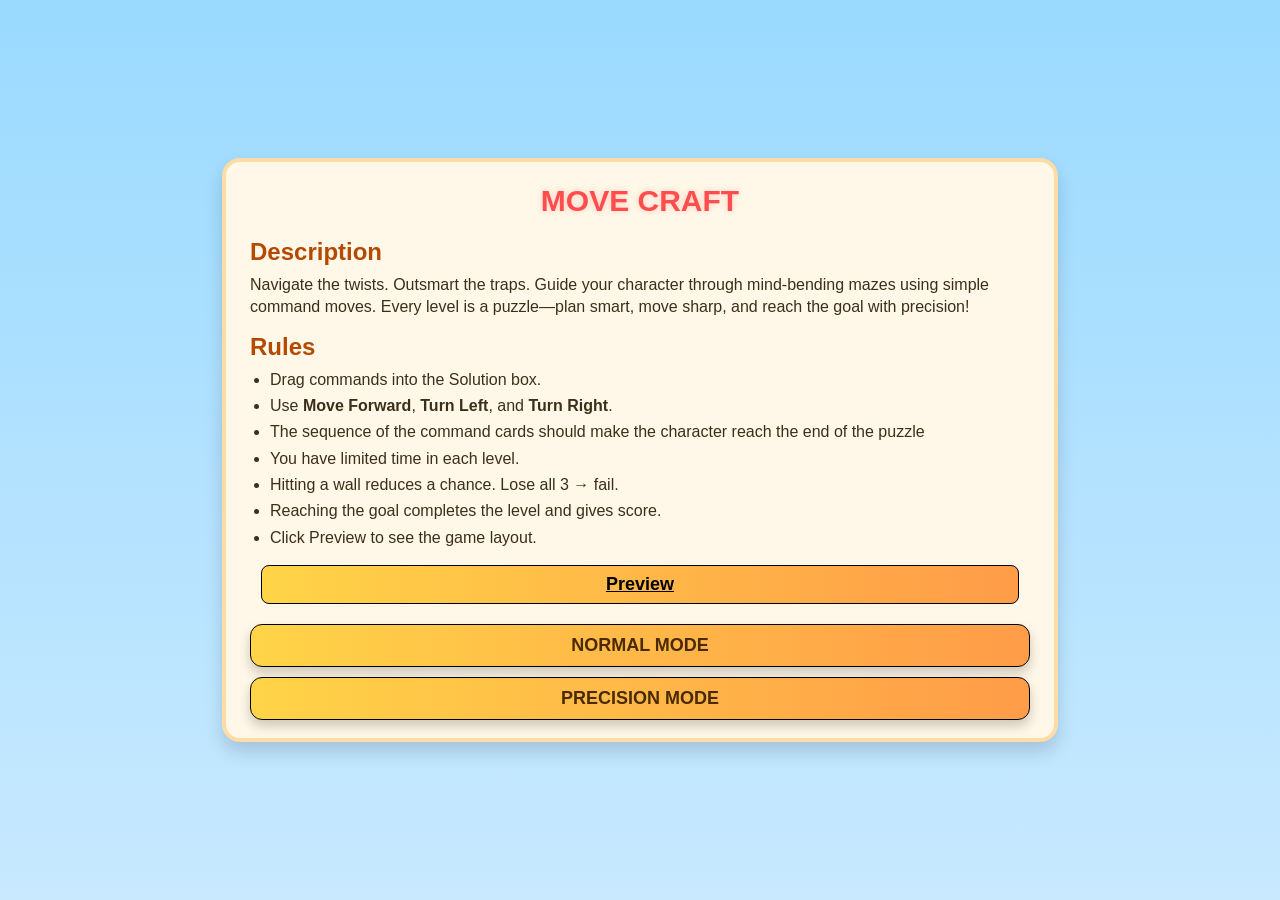
<file: index_.html>
<!doctype html>
<html lang="en">
<head>
<meta charset="utf-8" />
<meta name="viewport" content="width=device-width,initial-scale=1" />
<title>Maze Game — Welcome</title>

<style>
:root{
  --sky-blue:#9adaff;
  --sky-light:#c8e9ff;
  --mario-red:#ff4d4d;
  --panel-light:#fff8e8;
  --panel-border:#ffdba6;
  --text-dark:#3c2f19;
}

/* Full-screen, no scroll */
html,body{
  margin:0;
  height:100vh;
  width:100vw;
  overflow:hidden;     /* No scrollbars anywhere */
  font-family:Arial, Helvetica, sans-serif;
  background:linear-gradient(180deg,var(--sky-blue),var(--sky-light));
  display:flex;
  justify-content:center;
  align-items:center;
  font-size: larger;
}

/* Perfectly centered container */
.container{
  width:88%;
  max-width:780px;
  height:auto;
  background:var(--panel-light);
  border:4px solid var(--panel-border);
  border-radius:18px;
  padding:18px 24px;   /* compact padding */
  box-shadow:0 10px 18px rgba(0,0,0,0.15);

  /* Trick: limit height exactly so content always fits */
  max-height:82vh;
  display:flex;
  flex-direction:column;
  justify-content:flex-start;
}

/* Title */
h1{
  text-align:center;
  font-size:30px;
  font-weight:900;
  color:var(--mario-red);
  margin:4px 0 10px 0;
  text-shadow:0 0 6px rgba(255,120,120,0.35);
}

/* Section headings */
h2{
  margin:10px 0 4px 0;
  color:#b44a00;
  font-weight:900;
  font-size: x-large;
}

/* Description & rules text */
p, li{
  font-size:16px;
  line-height:1.4;
  color:var(--text-dark);
  margin:4px 0;
}

/* Reduce vertical list spacing */
ul{
  margin:0 0 6px 0;
  padding-left:20px;
}

/* Preview button */
.btn {
  display:inline-block;
  padding:8px;
  border-radius:8px;
  margin:6px auto 10px auto;
  font-weight:800;
  border:1px solid #000000;
  background:linear-gradient(90deg,#ffd447,#ff9c48);
  font-size:18px;
  width:100%;
  max-width:740px;
  cursor:pointer;
  color:#000;
  text-align:center;
}
.btn:hover{
  transform:scale(1.04);
}

/* Game mode buttons */
.start-btn{
  width:100%;
  padding:10px;
  margin-top:10px;
  font-size:18px;
  font-weight:900;
  background:linear-gradient(90deg,#ffd447,#ff9c48);
  border:1px solid #000000;
  border-radius:12px;
  cursor:pointer;
  color:#4a2a00;
  box-shadow:0 6px 12px rgba(0,0,0,0.2);
}
.start-btn:hover{
  transform:scale(1.04);
}
</style>
</head>

<body>
<div class="container">

  <h1>MOVE CRAFT</h1>

  <h2>Description</h2>
  <p>
    Navigate the twists. Outsmart the traps.
    Guide your character through mind-bending mazes using simple command moves.
    Every level is a puzzle—plan smart, move sharp, and reach the goal with precision!
  </p>

  <h2>Rules</h2>
  <ul>
    <li>Drag commands into the Solution box.</li>
    <li>Use <b>Move Forward</b>, <b>Turn Left</b>, and <b>Turn Right</b>.</li>
    <li>The sequence of the command cards should make the character reach the end of the puzzle</li>
    <li>You have limited time in each level.</li>
    <li>Hitting a wall reduces a chance. Lose all 3 → fail.</li>
    <li>Reaching the goal completes the level and gives score.</li>
    <li>Click Preview to see the game layout.</li>
  </ul>

  <a href="photos/maze_preview.png" class="btn">Preview</a>

  <button class="start-btn" onclick="startGame()">NORMAL MODE</button>
  <button class="start-btn" onclick="shortestGame()">PRECISION MODE</button>

</div>

<script>
function startGame(){
  window.location.href = "game_M.html";
}
function shortestGame(){
  window.location.href = "game.html";
}
</script>

</body>
</html>
</file>
<file: css/game.css>
/* ============================================================
   TWISTED TRAILS — Shared Game Styles
   ============================================================ */

/* ---------- Design Tokens ---------- */
:root {
  --sky-blue: #7e97c4;
  --sky-light: #90a9e8;
  --cloud-white: #ffffff;
  --mario-red: #b72828;
  --pipe-green: #4ad253;
  --coin-yellow: #f23615;
  --brown-block: #ac7f4e;
  --panel-light: #fff6e0;
  --panel-border: #e2bd85;
  --text-dark: #000000;
  --shadow-lg: 0 10px 18px rgba(85, 60, 60, 0.12);
  --muted: #604121;
}

/* ---------- Reset & Base ---------- */
*, *::before, *::after { box-sizing: border-box; }

html, body {
  height: 100%;
  margin: 0;
  font-family: "Courier New", monospace, system-ui;
}

body {
  background:
    radial-gradient(900px 600px at 20% 20%, rgba(255,255,255,0.6), transparent 60%),
    radial-gradient(900px 600px at 80% 80%, rgba(255,255,255,0.45), transparent 60%),
    linear-gradient(180deg, var(--sky-blue) 0%, #7fc8ff 60%, #74c0ff 100%);
  color: var(--text-dark);
  padding: 16px;
  height: 100%;
}

/* ---------- Layout ---------- */
.container {
  max-width: 1400px;
  margin: 0 auto;
  display: grid;
  grid-template-columns: 1.6fr 1fr 1fr;
  gap: 18px;
  align-items: start;
  height: calc(100vh - 32px);
}

@media (max-width: 1100px) {
  .container {
    grid-template-columns: 1fr;
    grid-auto-rows: auto;
    height: auto;
  }
}

/* ---------- Panels ---------- */
.panel, .maze-col {
  background: var(--panel-light);
  border-radius: 14px;
  border: 4px solid var(--panel-border);
  padding: 14px;
  box-shadow: var(--shadow-lg), inset 0 0 14px rgba(255,240,210,0.45);
}

.maze-col {
  display: flex;
  flex-direction: column;
  gap: 12px;
  min-height: 420px;
}

/* ---------- Title & Headings ---------- */
.title {
  color: var(--mario-red);
  font-weight: 900;
  font-size: 20px;
  margin: 0 0 4px 0;
}

.panel .heading {
  color: var(--mario-red);
  font-weight: 900;
  margin-bottom: 10px;
}

/* ---------- Badges ---------- */
.meta-row { display: flex; gap: 10px; flex-wrap: wrap; }

.badge {
  background: linear-gradient(180deg, var(--cloud-white), #fff1d9);
  padding: 6px 8px;
  border-radius: 8px;
  border: 2px solid var(--panel-border);
  font-weight: 900;
  color: var(--text-dark);
  box-shadow: 0 4px 6px rgba(0,0,0,0.06);
  transition: background 0.3s ease;
}

/* ---------- Grid & Cells ---------- */
#grid {
  display: grid;
  gap: 8px;
  border-radius: 10px;
  align-self: center;
  justify-self: center;
}

.cell {
  background: var(--cloud-white);
  border-radius: 8px;
  border: 2px solid #d9d9d9;
  box-shadow: inset 0 -2px 0 rgba(0,0,0,0.06);
  display: flex;
  align-items: center;
  justify-content: center;
  font-weight: 800;
  color: var(--text-dark);
  user-select: none;
  position: relative;
  transition: transform 0.12s ease, box-shadow 0.12s ease;
}

.cell.wall {
  background: var(--brown-block);
  border-color: #9c5b1f;
  box-shadow: inset 0 0 5px rgba(0,0,0,0.28);
  color: #3b2a1b;
}

.cell.start {
  background: var(--pipe-green);
  border-color: #267a2d;
  color: white;
  box-shadow: 0 0 8px rgba(60,176,67,0.4);
}

.cell.goal {
  background: var(--coin-yellow);
  border-color: #e9130c;
  color: #c82b1c;
  box-shadow: 0 0 8px rgba(220,38,14,0.45);
}

.player-highlight {
  outline: 3px solid rgba(255,255,255,0.5);
  transform: translateY(-2px);
}

/* ---------- Maze Frame ---------- */
.frame {
  background: var(--sky-light);
  padding: 16px;
  border-radius: 12px;
  border: 3px solid #b3ddff;
  display: flex;
  justify-content: center;
  align-items: center;
  box-shadow: inset 0 0 12px rgba(255,255,255,0.4);
  width: 100%;
  height: calc(100vh - 360px);
  max-height: 520px;
  min-height: 280px;
  overflow: hidden;
  position: relative;
}

/* ---------- HUD ---------- */
.hud { display: flex; gap: 10px; margin-top: 6px; flex-wrap: wrap; }

.small-panel {
  background: linear-gradient(180deg, #fff, #fff8f0);
  padding: 8px;
  border-radius: 8px;
  border: 2px solid var(--panel-border);
  min-width: 110px;
  font-weight: 900;
  text-align: center;
  color: var(--text-dark);
}

.log {
  background: #fff8e8;
  padding: 10px;
  border-radius: 10px;
  border: 3px solid var(--panel-border);
  font-weight: 800;
  color: var(--text-dark);
}

/* ---------- Command Cards ---------- */
.commands-list .card {
  background: var(--cloud-white);
  padding: 12px;
  border-radius: 10px;
  margin-bottom: 10px;
  border: 3px solid var(--panel-border);
  font-weight: 900;
  cursor: grab;
  box-shadow: 0 6px 12px rgba(0,0,0,0.08);
  transition: transform 0.12s ease, box-shadow 0.12s ease;
}

.card:active {
  cursor: grabbing;
  transform: translateY(1px);
}

/* ---------- Buttons ---------- */
.exec-row { display: flex; gap: 8px; flex-wrap: wrap; }

.btn {
  background: linear-gradient(90deg, #ffd447, #ff9c48);
  border: none;
  padding: 10px 19px;
  border-radius: 10px;
  font-weight: 900;
  cursor: pointer;
  color: #4a2a00;
  box-shadow: 0 6px 14px rgba(0,0,0,0.12);
  transition: transform 0.15s ease, box-shadow 0.15s ease, opacity 0.2s ease;
}

.btn:hover {
  transform: translateY(-1px);
  box-shadow: 0 8px 18px rgba(0,0,0,0.18);
}

.btn:active {
  transform: translateY(1px);
  box-shadow: 0 3px 8px rgba(0,0,0,0.10);
}

.btn:disabled {
  opacity: 0.5;
  cursor: not-allowed;
  transform: none;
  box-shadow: 0 4px 10px rgba(0,0,0,0.08);
}

.btn.secondary {
  background: transparent;
  border: 2px solid var(--panel-border);
  min-width: 100px;
}

.btn.secondary:disabled {
  opacity: 0.5;
  cursor: not-allowed;
}

/* ---------- Solution Board ---------- */
.solution-board {
  min-height: 180px;
  border-radius: 10px;
  padding: 10px;
  background: #fff;
  border: 3px dashed rgba(255,214,136,0.45);
  display: flex;
  flex-wrap: wrap;
  gap: 8px;
  align-items: flex-start;
  transition: border-color 0.2s ease, background 0.2s ease;
}

.solution-board.drag-over {
  border-color: #ffc247;
  background: #fffbf0;
}

.sol-item {
  background: #fff4e6;
  padding: 8px 10px;
  border-radius: 8px;
  border: 3px solid #ffdba6;
  font-weight: 900;
  cursor: pointer;
  color: var(--text-dark);
  box-shadow: 0 6px 12px rgba(0,0,0,0.06);
  transition: transform 0.12s ease, outline 0.12s ease;
}

.sol-item.active {
  outline: 3px dashed rgba(255,180,50,0.6);
  transform: scale(1.04);
}

/* ---------- Modal ---------- */
#modal {
  display: none;
  position: fixed;
  inset: 0;
  align-items: center;
  justify-content: center;
  background: rgba(0,0,0,0.45);
  z-index: 9999;
}

#modal.visible {
  display: flex;
}

#modal .modal-box {
  background: var(--panel-light);
  padding: 20px;
  border-radius: 14px;
  border: 3px solid var(--panel-border);
  width: 340px;
  max-width: 92%;
  box-shadow: var(--shadow-lg);
  animation: modalIn 0.25s ease-out;
}

#modal h3 {
  margin: 0 0 8px 0;
  color: var(--mario-red);
}

.small {
  font-size: 13px;
  color: var(--muted);
  font-weight: 700;
}

/* ---------- Animations ---------- */
@keyframes blinkAnim {
  0%   { color: #e03030; text-shadow: 0 0 6px rgba(255,50,50,0.4); }
  100% { color: #ff6b6b; text-shadow: 0 0 12px rgba(255,80,80,0.6); }
}

.blink {
  animation: blinkAnim 0.7s infinite alternate;
}

@keyframes modalIn {
  from { opacity: 0; transform: scale(0.9) translateY(-10px); }
  to   { opacity: 1; transform: scale(1) translateY(0); }
}
</file>
